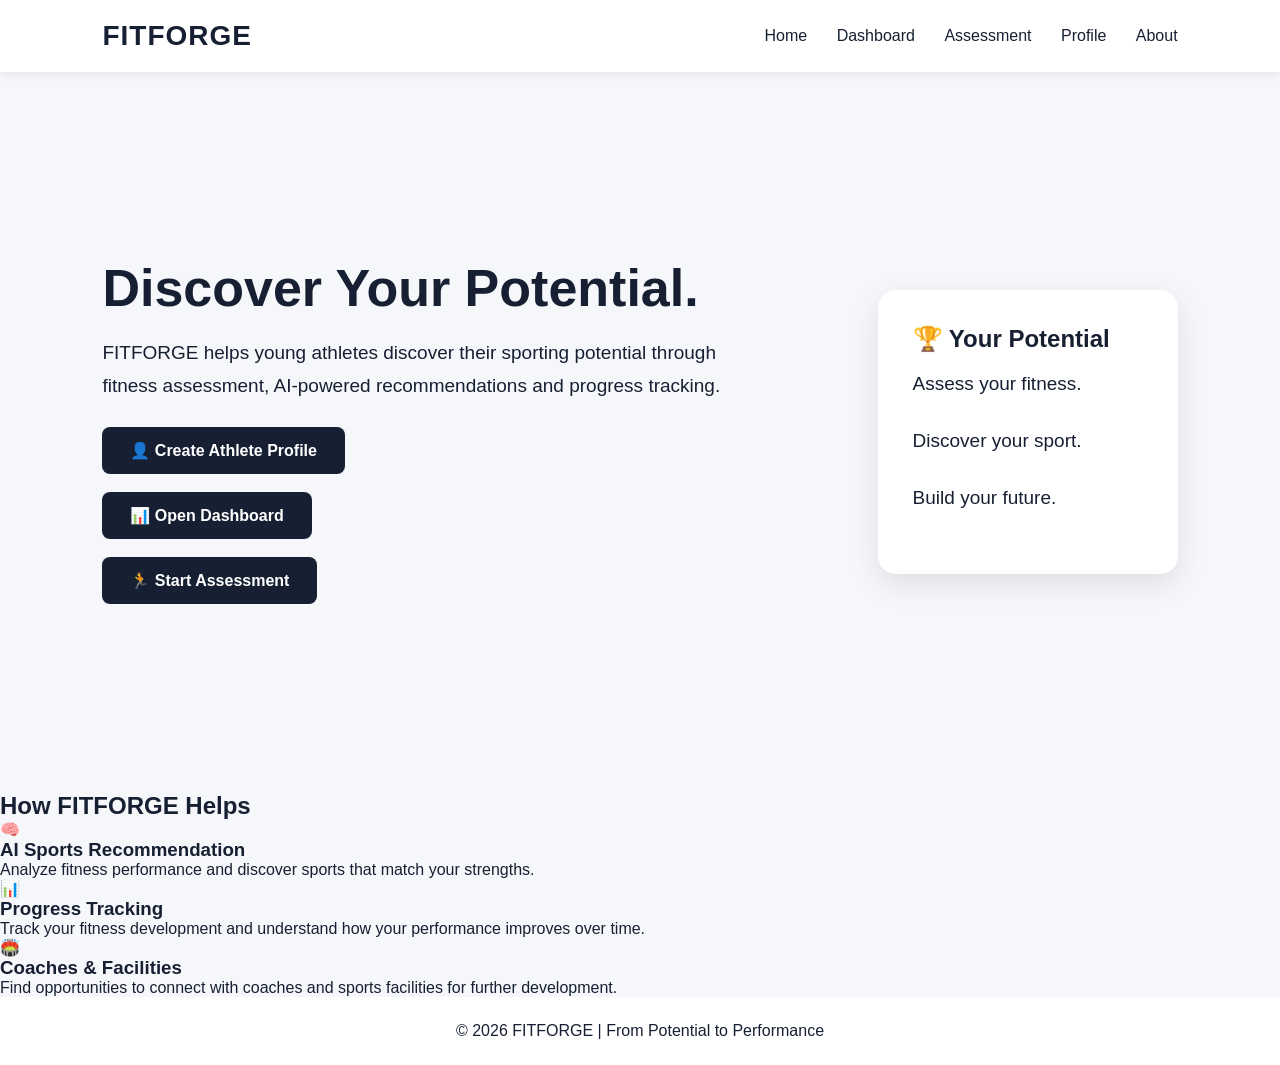
<file: frontend/index.html>
<!DOCTYPE html>
<html lang="en">

<head>
    <meta charset="UTF-8">
    <meta name="viewport" content="width=device-width, initial-scale=1.0">

    <title>FITFORGE - Athlete Discovery</title>

    <link rel="stylesheet" href="style.css">
</head>

<body>

    <header>

        <div class="logo">FITFORGE</div>

        <nav>
            <a href="index.html">Home</a>
            <a href="dashboard.html">Dashboard</a>
            <a href="assessment.html">Assessment</a>
            <a href="profile.html">Profile</a>
            <a href="#">About</a>
        </nav>

    </header>


    <main class="hero">

        <div class="hero-text">

            <h1>Discover Your Potential.</h1>

            <p>
                FITFORGE helps young athletes discover their sporting
                potential through fitness assessment, AI-powered
                recommendations and progress tracking.
            </p>


            <a href="profile.html" class="btn">
                👤 Create Athlete Profile
            </a>

            <br><br>


            <a href="dashboard.html" class="btn">
                📊 Open Dashboard
            </a>

            <br><br>


            <a href="assessment.html" class="btn">
                🏃 Start Assessment
            </a>

        </div>


        <div class="hero-card">

            <h2>🏆 Your Potential</h2>

            <p>Assess your fitness.</p>

            <p>Discover your sport.</p>

            <p>Build your future.</p>

        </div>

    </main>


    <section class="features">

        <h2>How FITFORGE Helps</h2>

        <div class="feature-container">


            <div class="feature-card">

                <div class="feature-icon">🧠</div>

                <h3>AI Sports Recommendation</h3>

                <p>
                    Analyze fitness performance and discover sports
                    that match your strengths.
                </p>

            </div>


            <div class="feature-card">

                <div class="feature-icon">📊</div>

                <h3>Progress Tracking</h3>

                <p>
                    Track your fitness development and understand
                    how your performance improves over time.
                </p>

            </div>


            <div class="feature-card">

                <div class="feature-icon">🏟️</div>

                <h3>Coaches & Facilities</h3>

                <p>
                    Find opportunities to connect with coaches
                    and sports facilities for further development.
                </p>

            </div>


        </div>

    </section>


    <footer>

        <p>
            © 2026 FITFORGE | From Potential to Performance
        </p>

    </footer>


    <script src="script.js"></script>

</body>

</html>
</file>
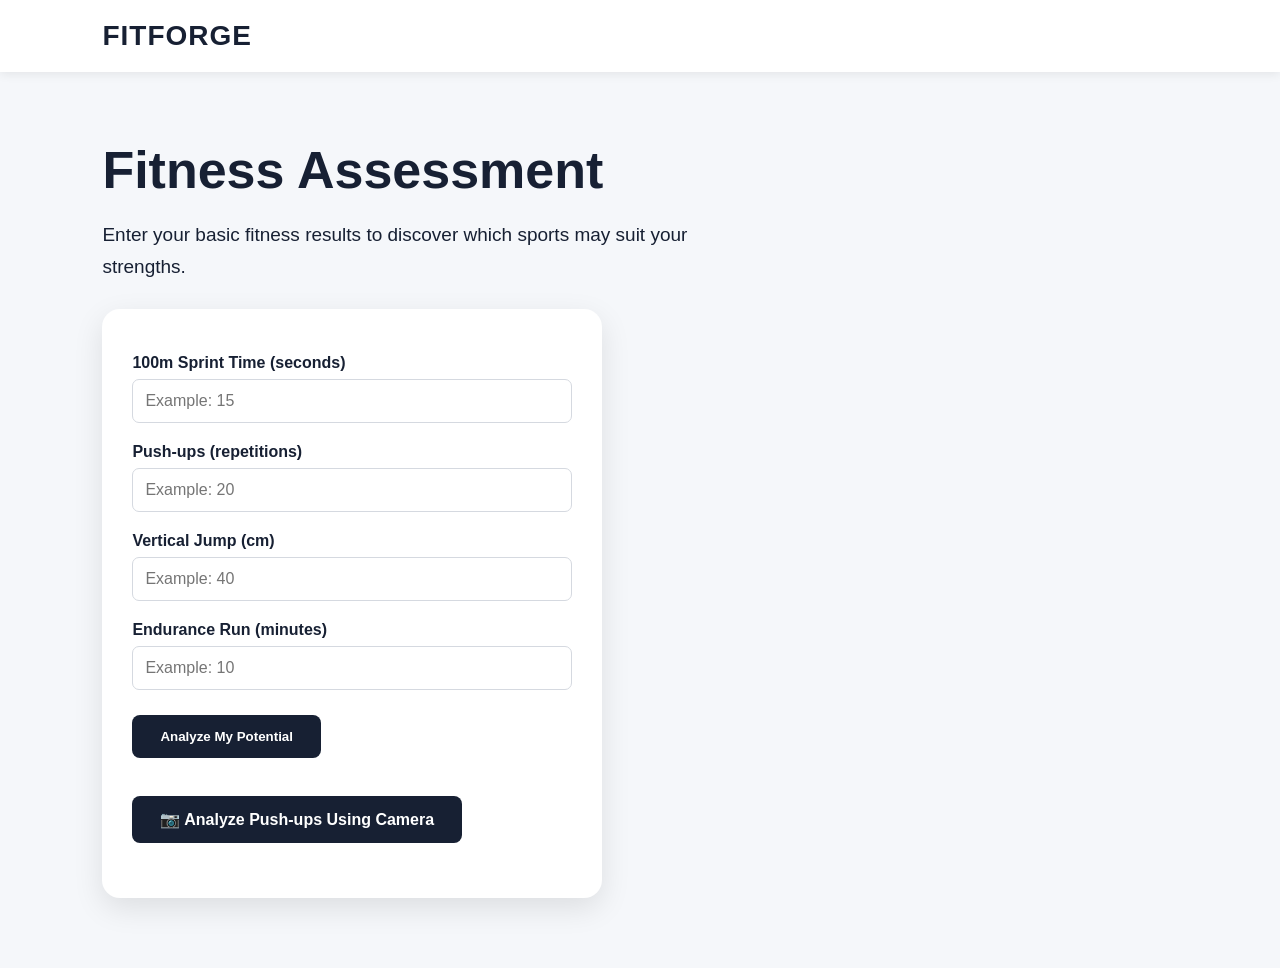
<file: frontend/assessment.html>
<!DOCTYPE html>
<html lang="en">

<head>
    <meta charset="UTF-8">
    <meta name="viewport" content="width=device-width, initial-scale=1.0">

    <title>FITFORGE - Fitness Assessment</title>

    <link rel="stylesheet" href="style.css">
</head>

<body>

    <header>
        <div class="logo">FITFORGE</div>
    </header>

    <main class="hero">

        <div class="hero-text">

            <!-- Athlete name will appear here -->
            <h1 id="welcomeMessage">Fitness Assessment</h1>

            <p>
                Enter your basic fitness results to discover
                which sports may suit your strengths.
            </p>

            <div class="assessment-form">

                <label>100m Sprint Time (seconds)</label>

                <input
                    type="number"
                    id="sprint"
                    placeholder="Example: 15"
                >


                <label>Push-ups (repetitions)</label>

                <input
                    type="number"
                    id="pushups"
                    placeholder="Example: 20"
                >


                <label>Vertical Jump (cm)</label>

                <input
                    type="number"
                    id="jump"
                    placeholder="Example: 40"
                >


                <label>Endurance Run (minutes)</label>

                <input
                    type="number"
                    id="endurance"
                    placeholder="Example: 10"
                >


                <button
                    class="btn"
                    onclick="calculateResult()">

                    Analyze My Potential

                </button>


                <br><br>


                <a href="camera.html" class="btn">

                    📷 Analyze Push-ups Using Camera

                </a>


                <p id="cameraResult"></p>

            </div>

        </div>

    </main>


    <script src="script.js"></script>


    <script>

        // ==============================
        // SHOW ATHLETE NAME
        // ==============================

        const athleteName =
            localStorage.getItem("athleteName");


        if (athleteName) {

            document.getElementById("welcomeMessage").textContent =
                "Welcome, " + athleteName + "! 👋";

        }


        // ==============================
        // GET CAMERA PUSH-UP COUNT
        // ==============================

        const cameraPushups =
            localStorage.getItem("cameraPushups");


        if (cameraPushups !== null) {

            document.getElementById("pushups").value =
                cameraPushups;


            document.getElementById("cameraResult").textContent =
                "📷 Camera detected " +
                cameraPushups +
                " push-ups.";

        }

    </script>

</body>

</html>
</file>
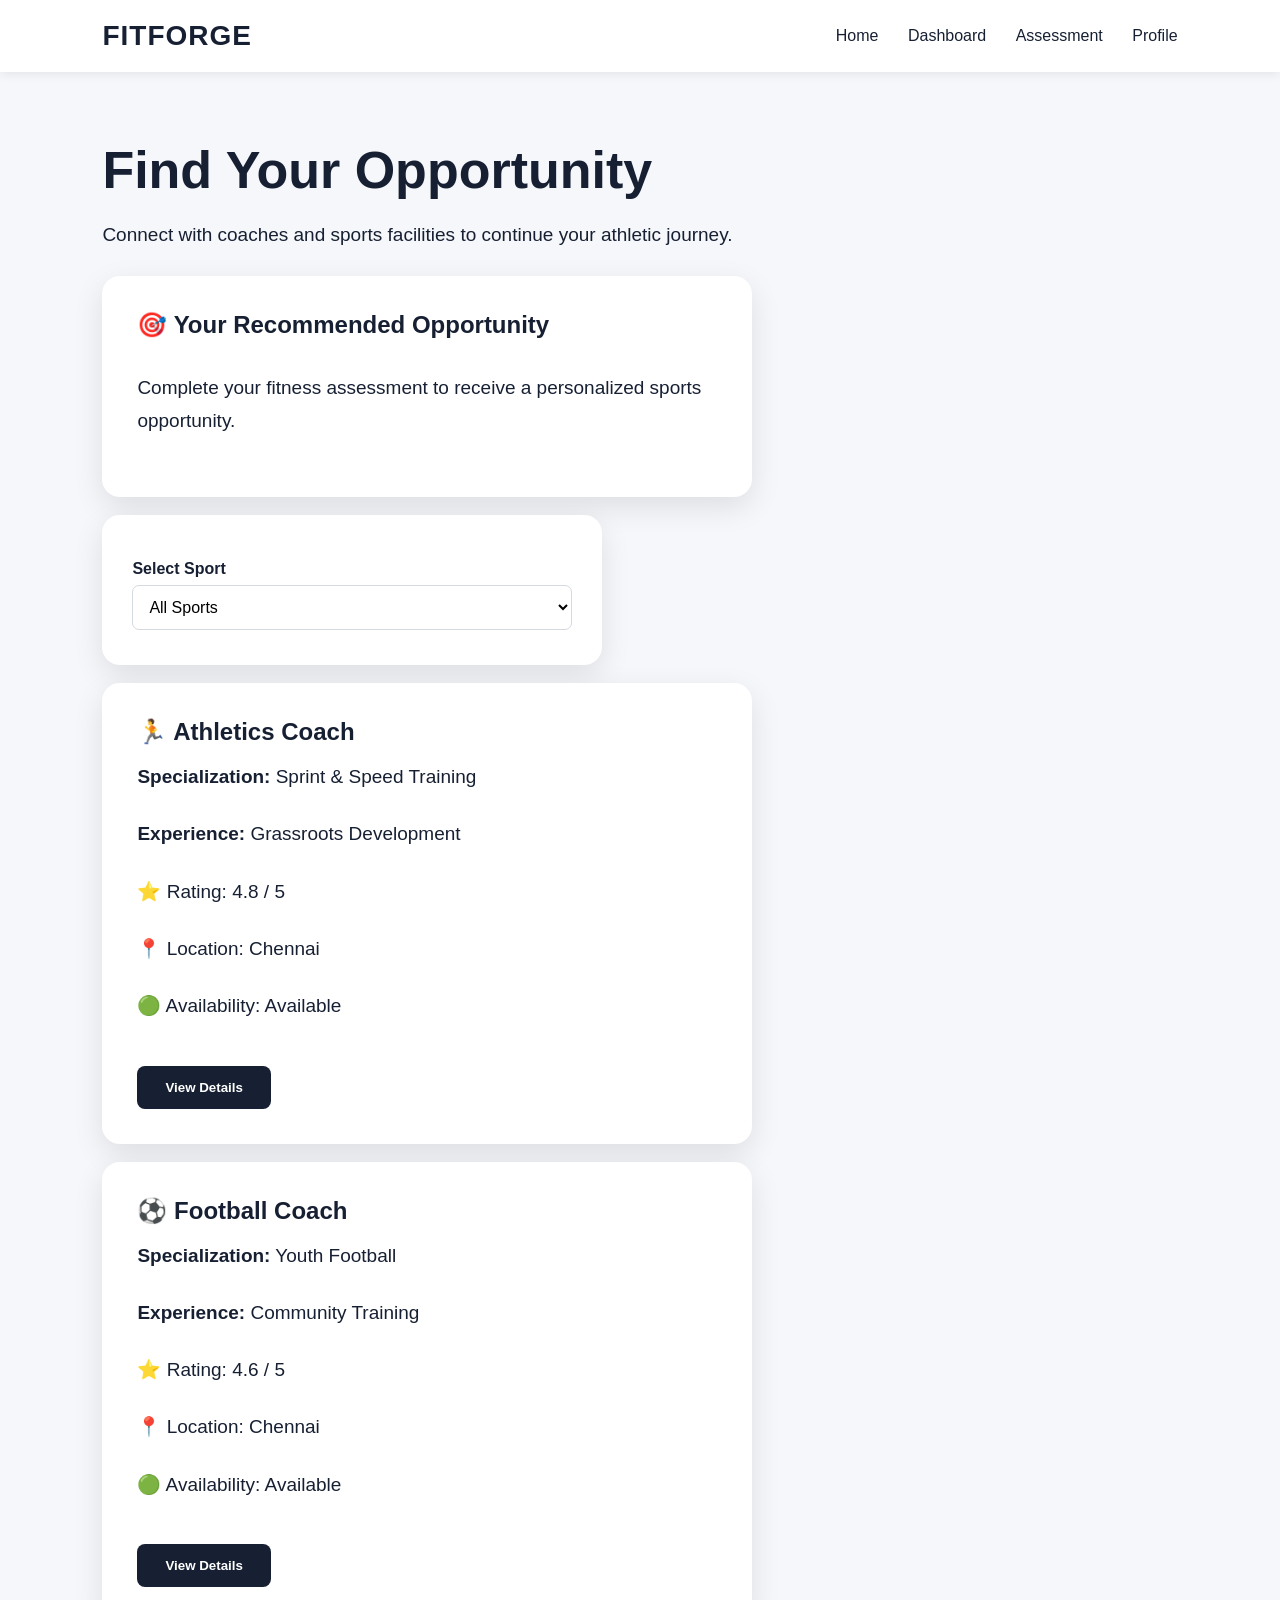
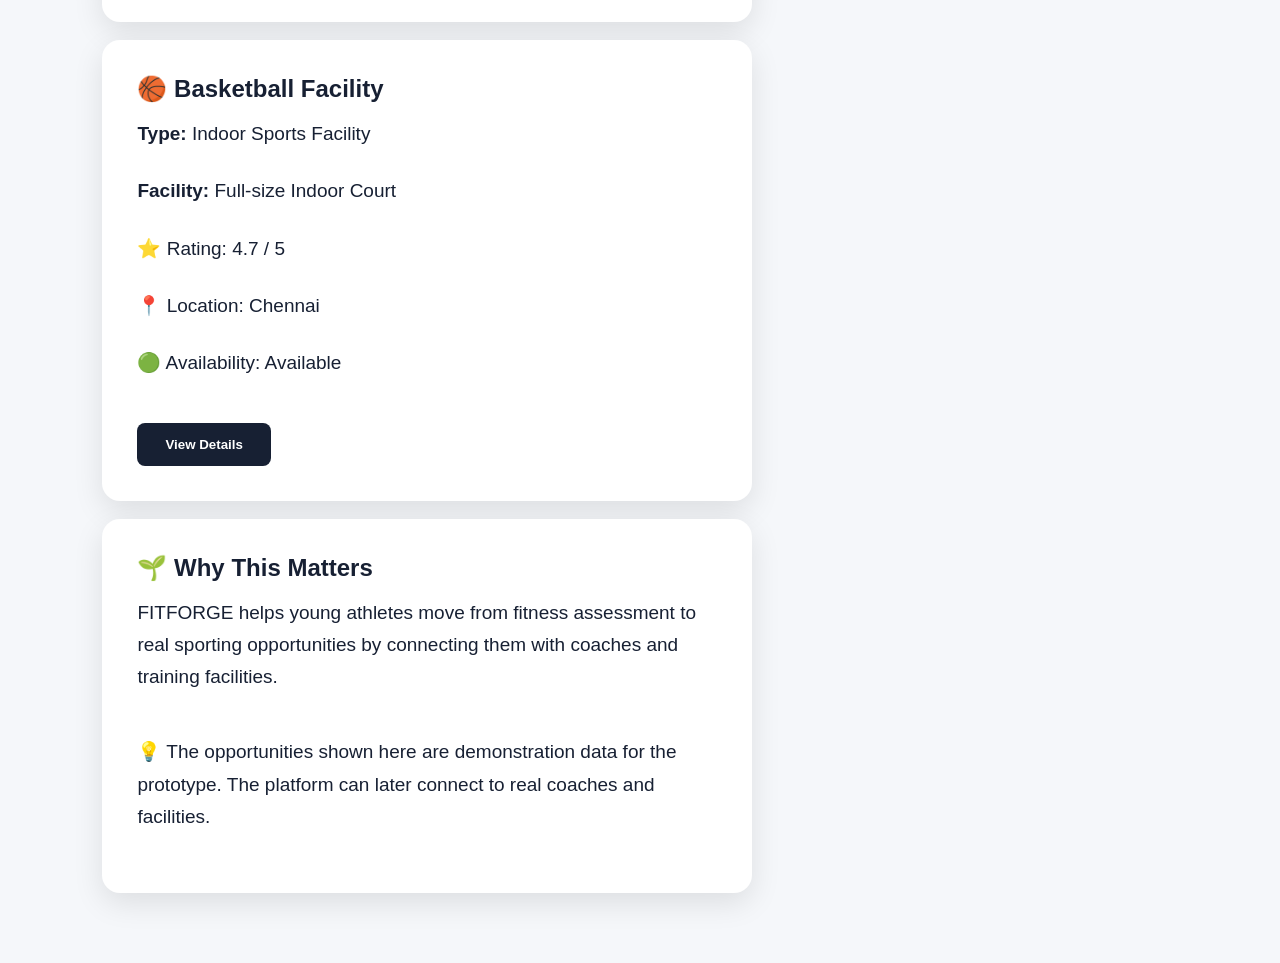
<file: frontend/coach.html>
<!DOCTYPE html>
<html lang="en">

<head>
    <meta charset="UTF-8">
    <meta name="viewport" content="width=device-width, initial-scale=1.0">

    <title>FITFORGE - Coaches & Facilities</title>

    <link rel="stylesheet" href="style.css">
</head>

<body>

    <header>

        <div class="logo">FITFORGE</div>

        <nav>
            <a href="index.html">Home</a>
            <a href="dashboard.html">Dashboard</a>
            <a href="assessment.html">Assessment</a>
            <a href="profile.html">Profile</a>
        </nav>

    </header>


    <main class="hero">

        <div class="hero-text">

            <h1 id="opportunityTitle">
                Find Your Opportunity
            </h1>

            <p>
                Connect with coaches and sports facilities
                to continue your athletic journey.
            </p>


            <!-- ==============================
                 RECOMMENDED OPPORTUNITY
            =============================== -->

            <div class="hero-card">

                <h2>🎯 Your Recommended Opportunity</h2>

                <br>

                <p id="recommendedMessage">
                    Complete your fitness assessment to receive
                    a personalized sports opportunity.
                </p>

            </div>


            <br>


            <!-- ==============================
                 SEARCH / FILTER
            =============================== -->

            <div class="assessment-form">

                <label>Select Sport</label>

                <select
                    id="sportFilter"
                    onchange="filterOpportunities()">

                    <option value="all">
                        All Sports
                    </option>

                    <option value="athletics">
                        🏃 Athletics
                    </option>

                    <option value="football">
                        ⚽ Football
                    </option>

                    <option value="basketball">
                        🏀 Basketball
                    </option>

                </select>

            </div>


            <br>


            <!-- ==============================
                 OPPORTUNITY CARDS
            =============================== -->

            <div id="opportunityContainer">


                <!-- ATHLETICS -->

                <div
                    class="hero-card opportunity-card"
                    data-sport="athletics">

                    <h2>🏃 Athletics Coach</h2>

                    <p>
                        <strong>Specialization:</strong>
                        Sprint & Speed Training
                    </p>

                    <p>
                        <strong>Experience:</strong>
                        Grassroots Development
                    </p>

                    <p>
                        ⭐ Rating: 4.8 / 5
                    </p>

                    <p>
                        📍 Location: Chennai
                    </p>

                    <p>
                        🟢 Availability: Available
                    </p>

                    <br>

                    <button
                        class="btn"
                        onclick="showDetails('Athletics Coach')">

                        View Details

                    </button>

                </div>


                <br>


                <!-- FOOTBALL -->

                <div
                    class="hero-card opportunity-card"
                    data-sport="football">

                    <h2>⚽ Football Coach</h2>

                    <p>
                        <strong>Specialization:</strong>
                        Youth Football
                    </p>

                    <p>
                        <strong>Experience:</strong>
                        Community Training
                    </p>

                    <p>
                        ⭐ Rating: 4.6 / 5
                    </p>

                    <p>
                        📍 Location: Chennai
                    </p>

                    <p>
                        🟢 Availability: Available
                    </p>

                    <br>

                    <button
                        class="btn"
                        onclick="showDetails('Football Coach')">

                        View Details

                    </button>

                </div>


                <br>


                <!-- BASKETBALL -->

                <div
                    class="hero-card opportunity-card"
                    data-sport="basketball">

                    <h2>🏀 Basketball Facility</h2>

                    <p>
                        <strong>Type:</strong>
                        Indoor Sports Facility
                    </p>

                    <p>
                        <strong>Facility:</strong>
                        Full-size Indoor Court
                    </p>

                    <p>
                        ⭐ Rating: 4.7 / 5
                    </p>

                    <p>
                        📍 Location: Chennai
                    </p>

                    <p>
                        🟢 Availability: Available
                    </p>

                    <br>

                    <button
                        class="btn"
                        onclick="showDetails('Basketball Facility')">

                        View Details

                    </button>

                </div>


            </div>


            <br>


            <!-- ==============================
                 INFORMATION
            =============================== -->

            <div class="hero-card">

                <h2>🌱 Why This Matters</h2>

                <p>
                    FITFORGE helps young athletes move from
                    fitness assessment to real sporting
                    opportunities by connecting them with
                    coaches and training facilities.
                </p>

                <br>

                <p>
                    💡 The opportunities shown here are
                    demonstration data for the prototype.
                    The platform can later connect to real
                    coaches and facilities.
                </p>

            </div>


        </div>

    </main>


    <script>


        // ==============================
        // ATHLETE NAME
        // ==============================

        const athleteName =
            localStorage.getItem("athleteName");


        if (athleteName) {

            document.getElementById(
                "opportunityTitle"
            ).textContent =
                athleteName + "'s Opportunities";

        }


        // ==============================
        // GET RECOMMENDED SPORT
        // ==============================

        const savedSports =
            JSON.parse(
                localStorage.getItem("recommendedSports")
            );


        if (
            savedSports &&
            savedSports.length > 0
        ) {

            // First sport = highest recommendation
            const topSport =
                savedSports[0];


            let recommendedSport =
                "";


            if (
                topSport.startsWith("Athletics")
            ) {

                recommendedSport =
                    "athletics";

            }

            else if (
                topSport.startsWith("Football")
            ) {

                recommendedSport =
                    "football";

            }

            else if (
                topSport.startsWith("Basketball")
            ) {

                recommendedSport =
                    "basketball";

            }


            // Display recommendation

            const displayName =
                topSport.split(" - ")[0];


            document.getElementById(
                "recommendedMessage"
            ).textContent =
                "Based on your fitness assessment, " +
                displayName +
                " is your top recommended sport. " +
                "Explore suitable coaches and facilities below.";


            // Automatically select recommended sport

            if (recommendedSport) {

                document.getElementById(
                    "sportFilter"
                ).value =
                    recommendedSport;


                filterOpportunities();

            }

        }


        // ==============================
        // FILTER OPPORTUNITIES
        // ==============================

        function filterOpportunities() {

            const selectedSport =
                document.getElementById(
                    "sportFilter"
                ).value;


            const cards =
                document.querySelectorAll(
                    ".opportunity-card"
                );


            cards.forEach((card) => {

                const sport =
                    card.getAttribute(
                        "data-sport"
                    );


                if (
                    selectedSport === "all" ||
                    sport === selectedSport
                ) {

                    card.style.display =
                        "block";

                }

                else {

                    card.style.display =
                        "none";

                }

            });

        }


        // ==============================
        // VIEW DETAILS
        // ==============================

        function showDetails(name) {

            alert(
                "🏟️ " +
                name +
                "\n\n" +
                "This opportunity is currently available for demonstration.\n\n" +
                "FITFORGE can later connect athletes with real coaches and facilities."
            );

        }

    </script>


</body>

</html>
</file>
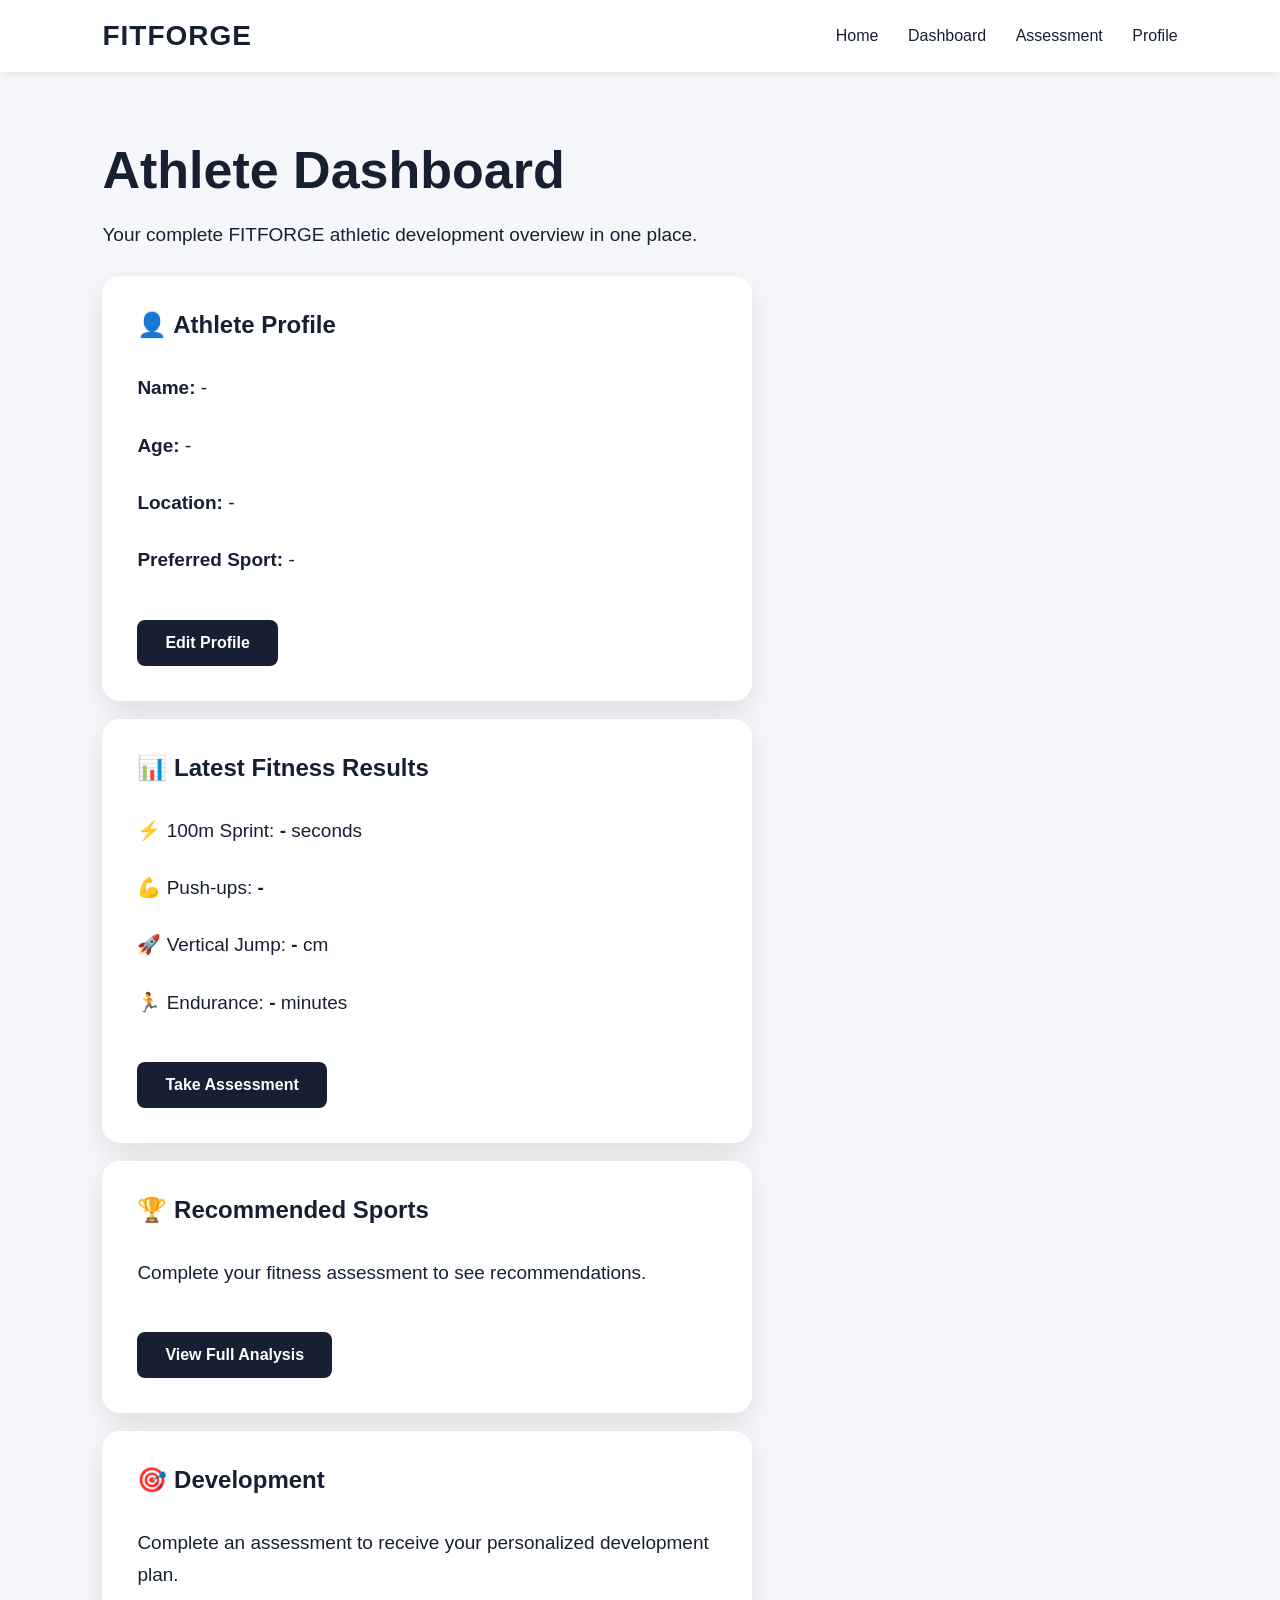
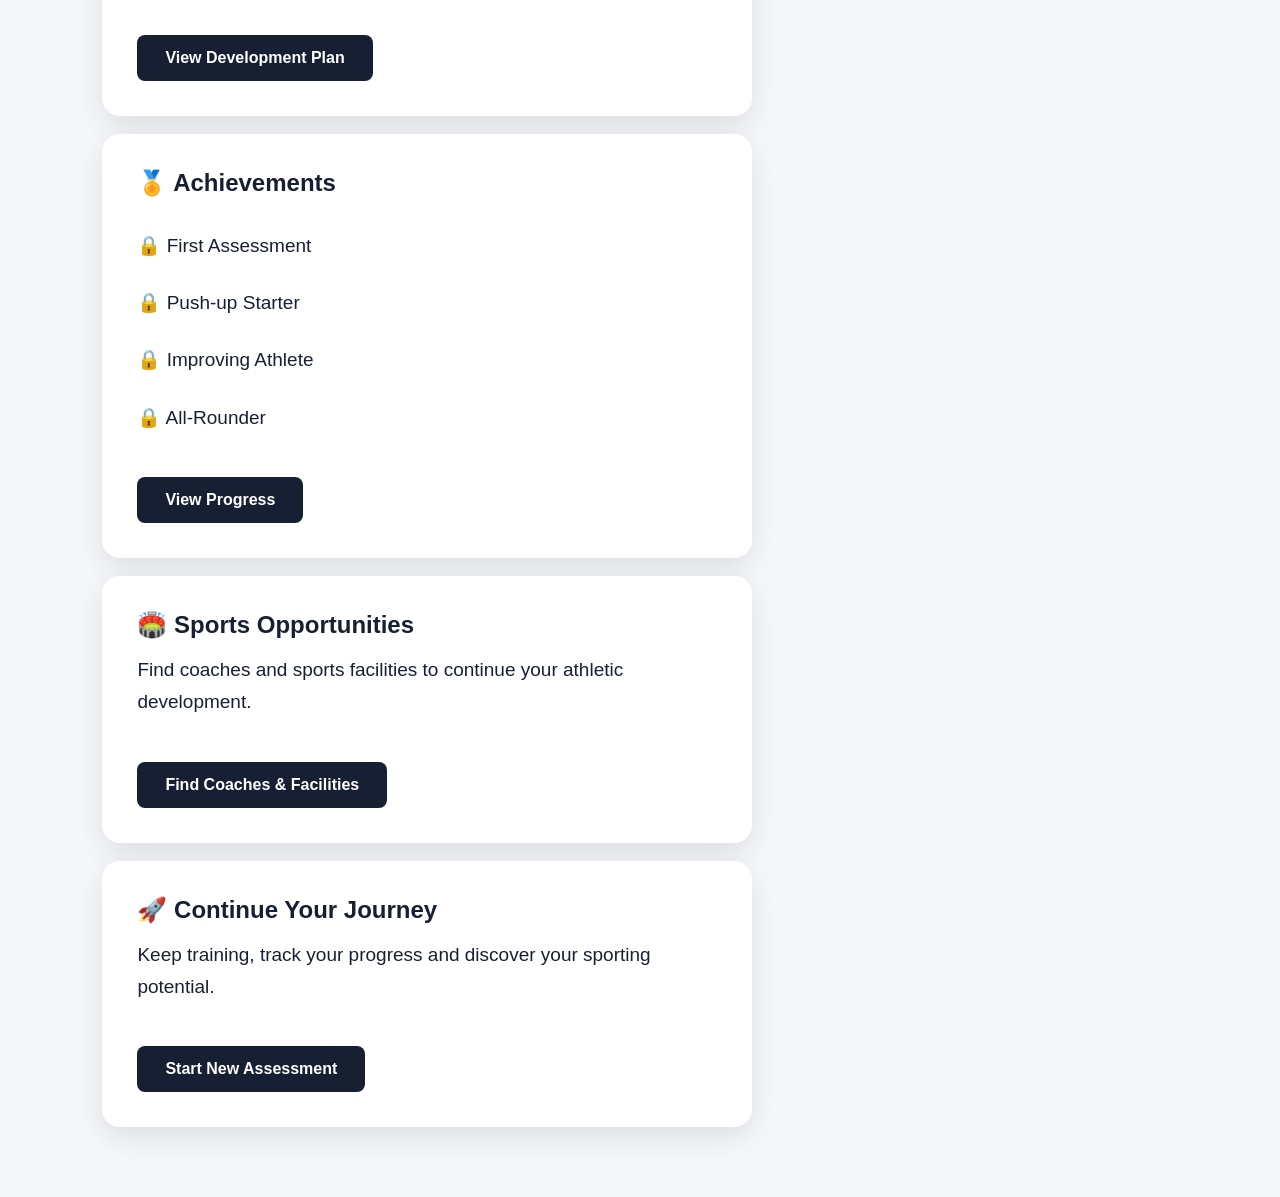
<file: frontend/dashboard.html>
<!DOCTYPE html>
<html lang="en">

<head>
    <meta charset="UTF-8">
    <meta name="viewport" content="width=device-width, initial-scale=1.0">

    <title>FITFORGE - Dashboard</title>

    <link rel="stylesheet" href="style.css">
</head>

<body>

    <header>

        <div class="logo">FITFORGE</div>

        <nav>
            <a href="index.html">Home</a>
            <a href="dashboard.html">Dashboard</a>
            <a href="assessment.html">Assessment</a>
            <a href="profile.html">Profile</a>
        </nav>

    </header>


    <main class="hero">

        <div class="hero-text">

            <h1 id="dashboardTitle">
                Athlete Dashboard
            </h1>

            <p>
                Your complete FITFORGE athletic development
                overview in one place.
            </p>


            <!-- =========================
                 ATHLETE PROFILE
            ========================== -->

            <div class="hero-card">

                <h2>👤 Athlete Profile</h2>

                <br>

                <p>
                    <strong>Name:</strong>
                    <span id="athleteName">-</span>
                </p>

                <p>
                    <strong>Age:</strong>
                    <span id="athleteAge">-</span>
                </p>

                <p>
                    <strong>Location:</strong>
                    <span id="athleteLocation">-</span>
                </p>

                <p>
                    <strong>Preferred Sport:</strong>
                    <span id="athleteSport">-</span>
                </p>

                <br>

                <a href="profile.html" class="btn">
                    Edit Profile
                </a>

            </div>


            <br>


            <!-- =========================
                 FITNESS RESULTS
            ========================== -->

            <div class="hero-card">

                <h2>📊 Latest Fitness Results</h2>

                <br>

                <p>
                    ⚡ 100m Sprint:
                    <strong id="sprint">-</strong> seconds
                </p>

                <p>
                    💪 Push-ups:
                    <strong id="pushups">-</strong>
                </p>

                <p>
                    🚀 Vertical Jump:
                    <strong id="jump">-</strong> cm
                </p>

                <p>
                    🏃 Endurance:
                    <strong id="endurance">-</strong> minutes
                </p>

                <br>

                <a href="assessment.html" class="btn">
                    Take Assessment
                </a>

            </div>


            <br>


            <!-- =========================
                 RECOMMENDED SPORTS
            ========================== -->

            <div class="hero-card">

                <h2>🏆 Recommended Sports</h2>

                <br>

                <div id="recommendedSports">

                    <p>
                        Complete your fitness assessment
                        to see recommendations.
                    </p>

                </div>

                <br>

                <a href="result.html" class="btn">
                    View Full Analysis
                </a>

            </div>


            <br>


            <!-- =========================
                 DEVELOPMENT
            ========================== -->

            <div class="hero-card">

                <h2>🎯 Development</h2>

                <br>

                <p id="developmentMessage">
                    Complete an assessment to receive
                    your personalized development plan.
                </p>

                <br>

                <a href="plan.html" class="btn">
                    View Development Plan
                </a>

            </div>


            <br>


            <!-- =========================
                 ACHIEVEMENTS
            ========================== -->

            <div class="hero-card">

                <h2>🏅 Achievements</h2>

                <br>

                <p id="achievement1">
                    🔒 First Assessment
                </p>

                <p id="achievement2">
                    🔒 Push-up Starter
                </p>

                <p id="achievement3">
                    🔒 Improving Athlete
                </p>

                <p id="achievement4">
                    🔒 All-Rounder
                </p>

                <br>

                <a href="progress.html" class="btn">
                    View Progress
                </a>

            </div>


            <br>


            <!-- =========================
                 OPPORTUNITIES
            ========================== -->

            <div class="hero-card">

                <h2>🏟️ Sports Opportunities</h2>

                <p>
                    Find coaches and sports facilities
                    to continue your athletic development.
                </p>

                <br>

                <a href="coach.html" class="btn">
                    Find Coaches & Facilities
                </a>

            </div>


            <br>


            <!-- =========================
                 CONTINUE JOURNEY
            ========================== -->

            <div class="hero-card">

                <h2>🚀 Continue Your Journey</h2>

                <p>
                    Keep training, track your progress
                    and discover your sporting potential.
                </p>

                <br>

                <a href="assessment.html" class="btn">
                    Start New Assessment
                </a>

            </div>

        </div>

    </main>


    <script>


        // ==============================
        // ATHLETE PROFILE
        // ==============================

        const athleteName =
            localStorage.getItem("athleteName");

        const athleteAge =
            localStorage.getItem("athleteAge");

        const athleteLocation =
            localStorage.getItem("athleteLocation");

        const athleteSport =
            localStorage.getItem("athleteSport");


        if (athleteName) {

            document.getElementById("athleteName").textContent =
                athleteName;

            document.getElementById("dashboardTitle").textContent =
                athleteName + "'s Dashboard";

        }


        if (athleteAge) {

            document.getElementById("athleteAge").textContent =
                athleteAge;

        }


        if (athleteLocation) {

            document.getElementById("athleteLocation").textContent =
                athleteLocation;

        }


        if (athleteSport) {

            document.getElementById("athleteSport").textContent =
                athleteSport;

        }


        // ==============================
        // FITNESS RESULTS
        // ==============================

        const sprint =
            localStorage.getItem("fitnessSprint");

        const pushups =
            localStorage.getItem("fitnessPushups");

        const jump =
            localStorage.getItem("fitnessJump");

        const endurance =
            localStorage.getItem("fitnessEndurance");


        if (sprint) {

            document.getElementById("sprint").textContent =
                sprint;

        }


        if (pushups) {

            document.getElementById("pushups").textContent =
                pushups;

        }


        if (jump) {

            document.getElementById("jump").textContent =
                jump;

        }


        if (endurance) {

            document.getElementById("endurance").textContent =
                endurance;

        }


        // ==============================
        // RECOMMENDED SPORTS
        // ==============================

        const savedSports =
            JSON.parse(
                localStorage.getItem("recommendedSports")
            );


        if (savedSports && savedSports.length > 0) {

            document.getElementById(
                "recommendedSports"
            ).innerHTML = savedSports
                .map(sport => {

                    let icon = "🏅";


                    if (sport.startsWith("Athletics")) {

                        icon = "🏃";

                    }

                    else if (sport.startsWith("Football")) {

                        icon = "⚽";

                    }

                    else if (sport.startsWith("Basketball")) {

                        icon = "🏀";

                    }


                    return `
                        <div class="sport-result">
                            <span>${icon} ${sport}</span>
                        </div>
                    `;

                })
                .join("");

        }


        // ==============================
        // DEVELOPMENT MESSAGE
        // ==============================

        if (
            sprint &&
            pushups &&
            jump &&
            endurance
        ) {

            document.getElementById(
                "developmentMessage"
            ).textContent =
                "Your fitness assessment is complete. Check your development plan to work on your key fitness areas.";

        }


        // ==============================
        // ACHIEVEMENTS
        // ==============================

        let improvedAreas = 0;


        // First Assessment

        if (
            sprint &&
            pushups &&
            jump &&
            endurance
        ) {

            document.getElementById(
                "achievement1"
            ).textContent =
                "🥇 First Assessment — Unlocked!";

        }


        // Push-up Starter

        if (Number(pushups) >= 10) {

            document.getElementById(
                "achievement2"
            ).textContent =
                "💪 Push-up Starter — Unlocked!";

        }


        // Get first assessment

        const firstData =
            JSON.parse(
                localStorage.getItem("firstAssessment")
            );


        // Calculate improvement

        if (firstData) {

            if (
                firstData.sprint -
                Number(sprint) > 0
            ) {

                improvedAreas++;

            }


            if (
                Number(pushups) -
                firstData.pushups > 0
            ) {

                improvedAreas++;

            }


            if (
                Number(jump) -
                firstData.jump > 0
            ) {

                improvedAreas++;

            }


            if (
                Number(endurance) -
                firstData.endurance > 0
            ) {

                improvedAreas++;

            }

        }


        // Improving Athlete

        if (improvedAreas >= 1) {

            document.getElementById(
                "achievement3"
            ).textContent =
                "📈 Improving Athlete — Unlocked!";

        }


        // All-Rounder

        if (
            Number(pushups) >= 20 &&
            Number(jump) >= 40 &&
            Number(endurance) >= 10 &&
            Number(sprint) <= 15
        ) {

            document.getElementById(
                "achievement4"
            ).textContent =
                "🏆 All-Rounder — Unlocked!";

        }

    </script>

</body>

</html>
</file>
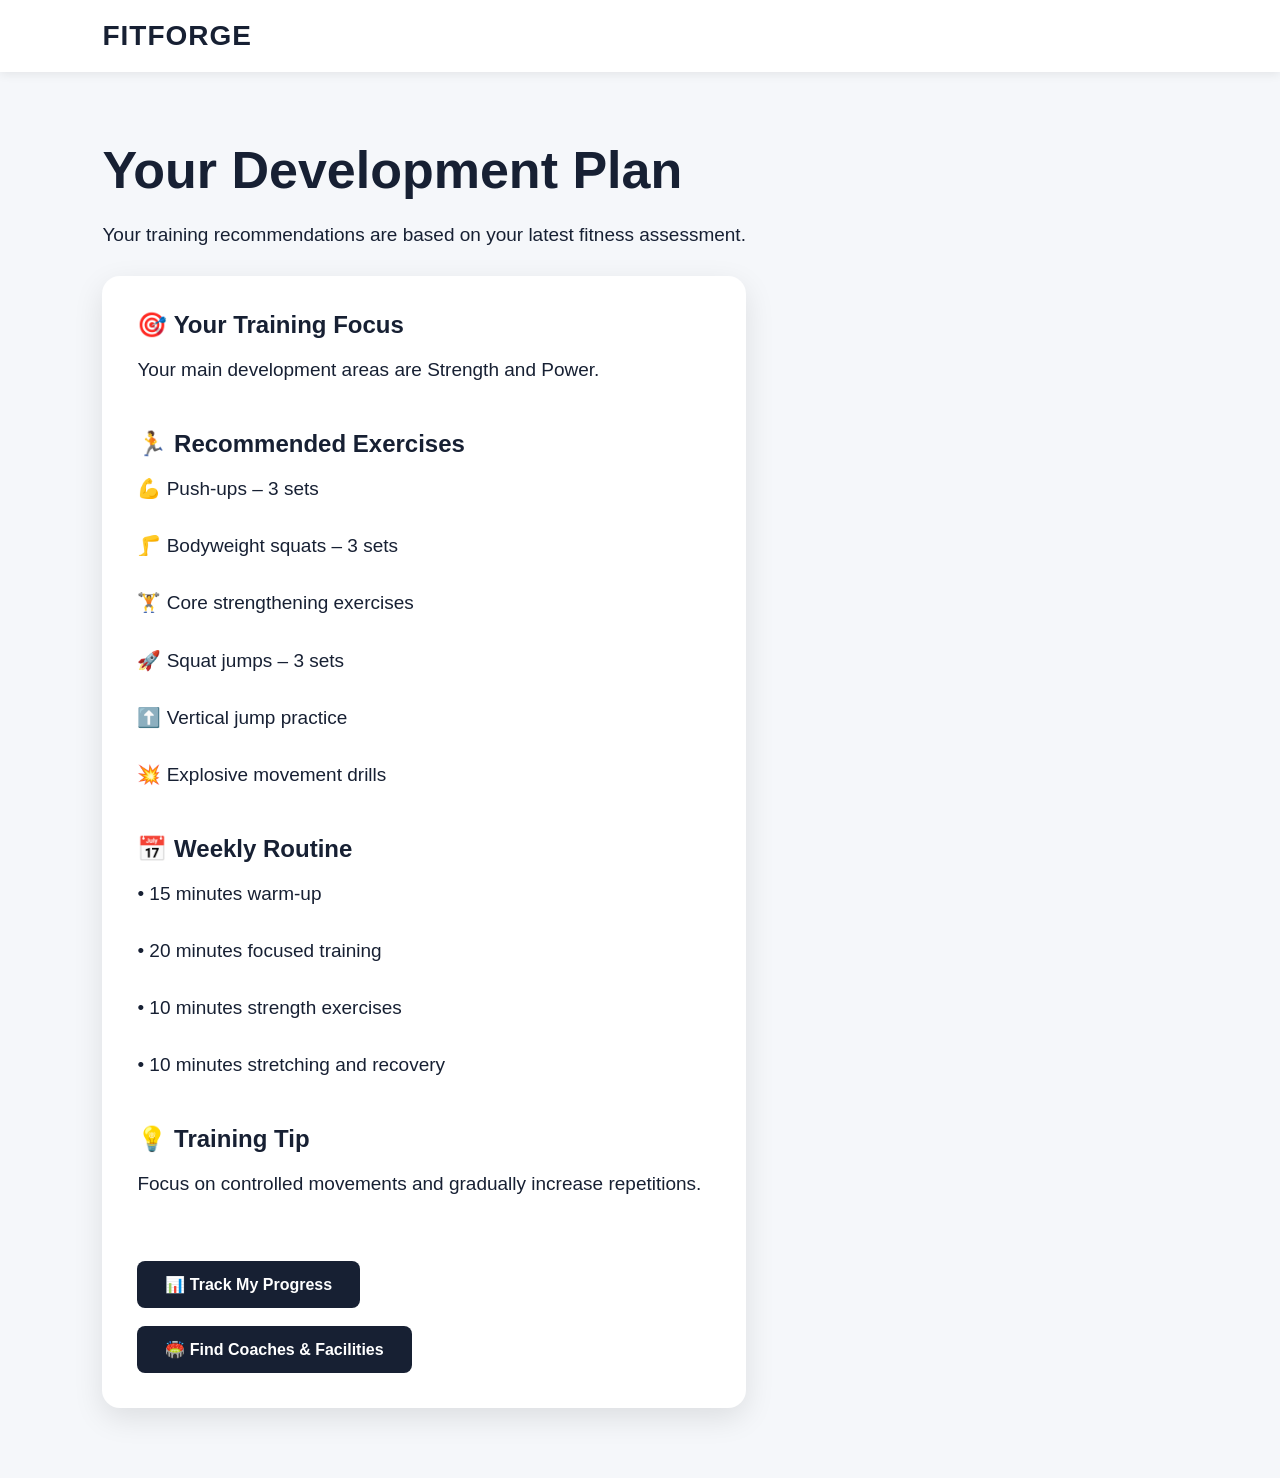
<file: frontend/plan.html>
<!DOCTYPE html>
<html lang="en">

<head>
    <meta charset="UTF-8">
    <meta name="viewport" content="width=device-width, initial-scale=1.0">

    <title>FITFORGE - Development Plan</title>

    <link rel="stylesheet" href="style.css">
</head>

<body>

    <header>
        <div class="logo">FITFORGE</div>
    </header>


    <main class="hero">

        <div class="hero-text">

            <h1 id="planTitle">Your Development Plan</h1>

            <p>
                Your training recommendations are based on
                your latest fitness assessment.
            </p>


            <div class="hero-card">

                <h2>🎯 Your Training Focus</h2>

                <p id="focusMessage">
                    Loading your personalized plan...
                </p>

                <br>


                <h2>🏃 Recommended Exercises</h2>

                <div id="exercisePlan">
                    Loading exercises...
                </div>


                <br>


                <h2>📅 Weekly Routine</h2>

                <p>• 15 minutes warm-up</p>

                <p>• 20 minutes focused training</p>

                <p>• 10 minutes strength exercises</p>

                <p>• 10 minutes stretching and recovery</p>


                <br>


                <h2>💡 Training Tip</h2>

                <p id="trainingTip">
                    Stay consistent and gradually improve
                    your performance.
                </p>


                <br><br>


                <a href="progress.html" class="btn">
                    📊 Track My Progress
                </a>

                <br><br>

                <a href="coach.html" class="btn">
                    🏟️ Find Coaches & Facilities
                </a>

            </div>

        </div>

    </main>


    <script>

        // ==============================
        // ATHLETE NAME
        // ==============================

        const athleteName =
            localStorage.getItem("athleteName");


        if (athleteName) {

            document.getElementById("planTitle").textContent =
                athleteName + "'s Development Plan";

        }


        // ==============================
        // GET FITNESS RESULTS
        // ==============================

        const sprint =
            Number(localStorage.getItem("fitnessSprint"));

        const pushups =
            Number(localStorage.getItem("fitnessPushups"));

        const jump =
            Number(localStorage.getItem("fitnessJump"));

        const endurance =
            Number(localStorage.getItem("fitnessEndurance"));



        // ==============================
        // CALCULATE FITNESS SCORES
        // ==============================

        const speedScore =
            Math.min(
                100,
                Math.max(
                    0,
                    (18 - sprint) * 10
                )
            );


        const strengthScore =
            Math.min(
                100,
                pushups * 3
            );


        const powerScore =
            Math.min(
                100,
                jump * 2
            );


        const enduranceScore =
            Math.min(
                100,
                endurance * 6
            );



        // ==============================
        // FIND WEAK AREAS
        // ==============================

        const areas = [

            {
                name: "Speed",
                score: speedScore
            },

            {
                name: "Strength",
                score: strengthScore
            },

            {
                name: "Power",
                score: powerScore
            },

            {
                name: "Endurance",
                score: enduranceScore
            }

        ];


        areas.sort(
            (a, b) => a.score - b.score
        );


        const weakest =
            areas.slice(0, 2);



        // ==============================
        // DISPLAY FOCUS
        // ==============================

        document.getElementById("focusMessage").textContent =

            "Your main development areas are " +
            weakest[0].name +
            " and " +
            weakest[1].name +
            ".";



        // ==============================
        // EXERCISE RECOMMENDATIONS
        // ==============================

        let exercises = [];


        weakest.forEach((area) => {

            if (area.name === "Speed") {

                exercises.push(
                    "⚡ Sprint intervals – 4 × 50m",
                    "🏃 Short acceleration drills",
                    "🔄 Agility ladder practice"
                );

            }


            if (area.name === "Strength") {

                exercises.push(
                    "💪 Push-ups – 3 sets",
                    "🦵 Bodyweight squats – 3 sets",
                    "🏋️ Core strengthening exercises"
                );

            }


            if (area.name === "Power") {

                exercises.push(
                    "🚀 Squat jumps – 3 sets",
                    "⬆️ Vertical jump practice",
                    "💥 Explosive movement drills"
                );

            }


            if (area.name === "Endurance") {

                exercises.push(
                    "🏃 Continuous running – 15 minutes",
                    "🔄 Interval running",
                    "❤️ Aerobic conditioning"
                );

            }

        });



        document.getElementById("exercisePlan").innerHTML =

            exercises.map(
                exercise => `<p>${exercise}</p>`
            ).join("");



        // ==============================
        // TRAINING TIP
        // ==============================

        if (weakest[0].name === "Endurance") {

            document.getElementById("trainingTip").textContent =
                "Build endurance gradually. Increase training duration step by step.";

        }

        else if (weakest[0].name === "Strength") {

            document.getElementById("trainingTip").textContent =
                "Focus on controlled movements and gradually increase repetitions.";

        }

        else if (weakest[0].name === "Speed") {

            document.getElementById("trainingTip").textContent =
                "Focus on short, explosive movements and proper recovery.";

        }

        else {

            document.getElementById("trainingTip").textContent =
                "Focus on explosive movements and proper technique.";

        }

    </script>

</body>

</html>
</file>
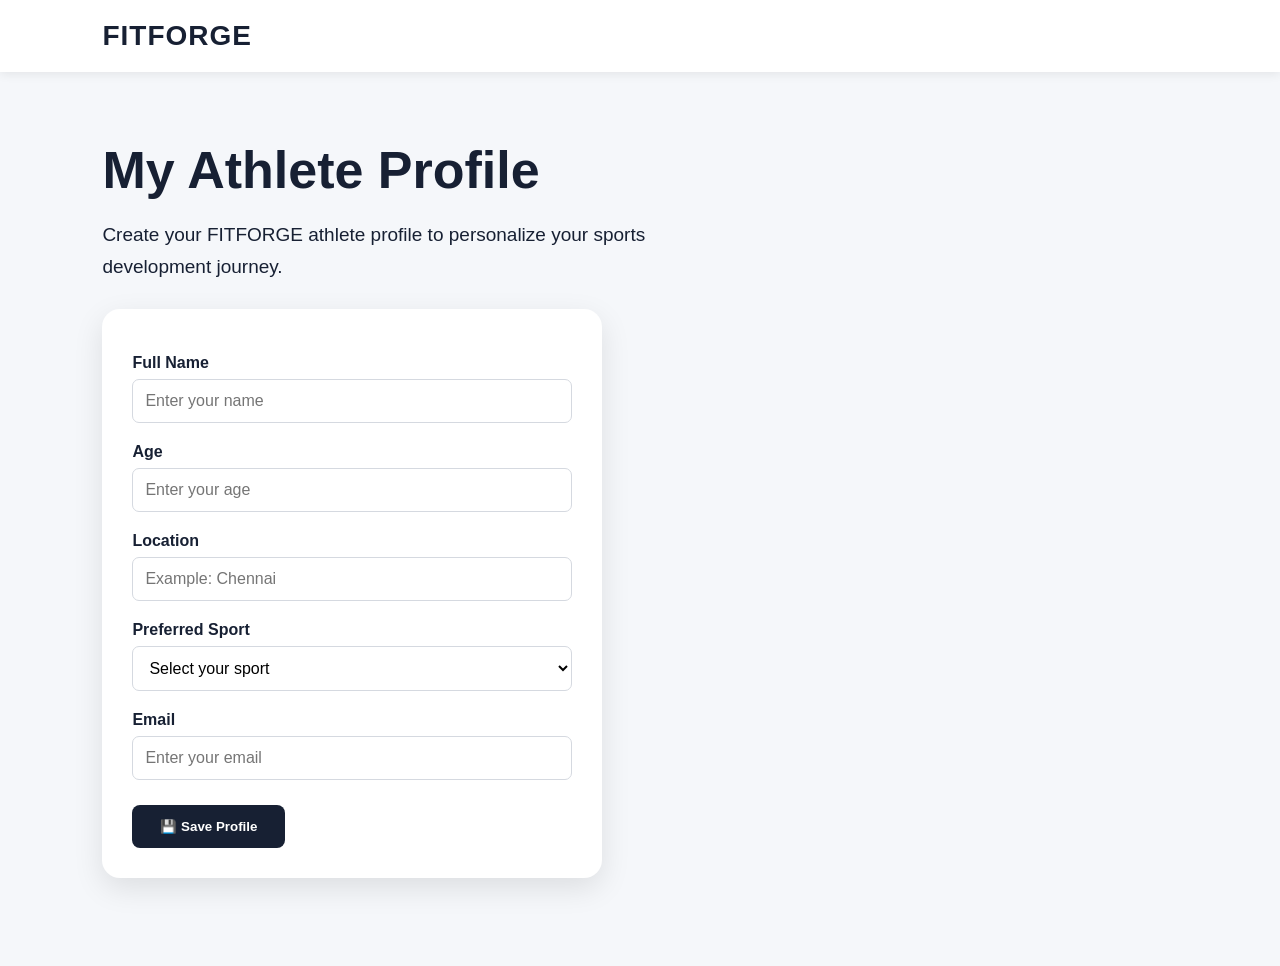
<file: frontend/profile.html>
<!DOCTYPE html>
<html lang="en">

<head>
    <meta charset="UTF-8">
    <meta name="viewport" content="width=device-width, initial-scale=1.0">

    <title>FITFORGE - Athlete Profile</title>

    <link rel="stylesheet" href="style.css">
</head>

<body>

    <header>
        <div class="logo">FITFORGE</div>
    </header>

    <main class="hero">

        <div class="hero-text">

            <h1>My Athlete Profile</h1>

            <p>
                Create your FITFORGE athlete profile
                to personalize your sports development journey.
            </p>

            <div class="assessment-form">

                <label>Full Name</label>
                <input
                    type="text"
                    id="name"
                    placeholder="Enter your name"
                >

                <label>Age</label>
                <input
                    type="number"
                    id="age"
                    placeholder="Enter your age"
                >

                <label>Location</label>
                <input
                    type="text"
                    id="location"
                    placeholder="Example: Chennai"
                >

                <label>Preferred Sport</label>

                <select id="sport">
                    <option value="">Select your sport</option>
                    <option value="Athletics">Athletics</option>
                    <option value="Football">Football</option>
                    <option value="Basketball">Basketball</option>
                    <option value="Other">Other</option>
                </select>

                <label>Email</label>
                <input
                    type="email"
                    id="email"
                    placeholder="Enter your email"
                >

                <button
                    class="btn"
                    onclick="saveProfile()">
                    💾 Save Profile
                </button>

            </div>

            <br>

            <div class="hero-card" id="profileCard" style="display: none;">

                <h2>🏆 My Profile</h2>

                <br>

                <p>
                    👤 <strong>Name:</strong>
                    <span id="displayName"></span>
                </p>

                <p>
                    🎂 <strong>Age:</strong>
                    <span id="displayAge"></span>
                </p>

                <p>
                    📍 <strong>Location:</strong>
                    <span id="displayLocation"></span>
                </p>

                <p>
                    🏅 <strong>Preferred Sport:</strong>
                    <span id="displaySport"></span>
                </p>

                <p>
                    📧 <strong>Email:</strong>
                    <span id="displayEmail"></span>
                </p>

                <br>

                <a href="assessment.html" class="btn">
                    Start Fitness Assessment
                </a>

            </div>

        </div>

    </main>

    <script>

        function saveProfile() {

            const name =
                document.getElementById("name").value;

            const age =
                document.getElementById("age").value;

            const location =
                document.getElementById("location").value;

            const sport =
                document.getElementById("sport").value;

            const email =
                document.getElementById("email").value;


            // Check required fields

            if (
                !name ||
                !age ||
                !location ||
                !sport ||
                !email
            ) {

                alert("Please fill in all the details.");

                return;
            }


            // Save profile information

            localStorage.setItem(
                "athleteName",
                name
            );

            localStorage.setItem(
                "athleteAge",
                age
            );

            localStorage.setItem(
                "athleteLocation",
                location
            );

            localStorage.setItem(
                "athleteSport",
                sport
            );

            localStorage.setItem(
                "athleteEmail",
                email
            );


            // Display saved profile

            displayProfile();

            alert(
                "🎉 Athlete profile saved successfully!"
            );

        }


        function displayProfile() {

            const name =
                localStorage.getItem("athleteName");

            const age =
                localStorage.getItem("athleteAge");

            const location =
                localStorage.getItem("athleteLocation");

            const sport =
                localStorage.getItem("athleteSport");

            const email =
                localStorage.getItem("athleteEmail");


            if (name) {

                document.getElementById("displayName")
                    .textContent = name;

                document.getElementById("displayAge")
                    .textContent = age;

                document.getElementById("displayLocation")
                    .textContent = location;

                document.getElementById("displaySport")
                    .textContent = sport;

                document.getElementById("displayEmail")
                    .textContent = email;


                document.getElementById("profileCard")
                    .style.display = "block";

            }

        }


        // Load saved profile when page opens

        displayProfile();

    </script>

</body>

</html>
</file>
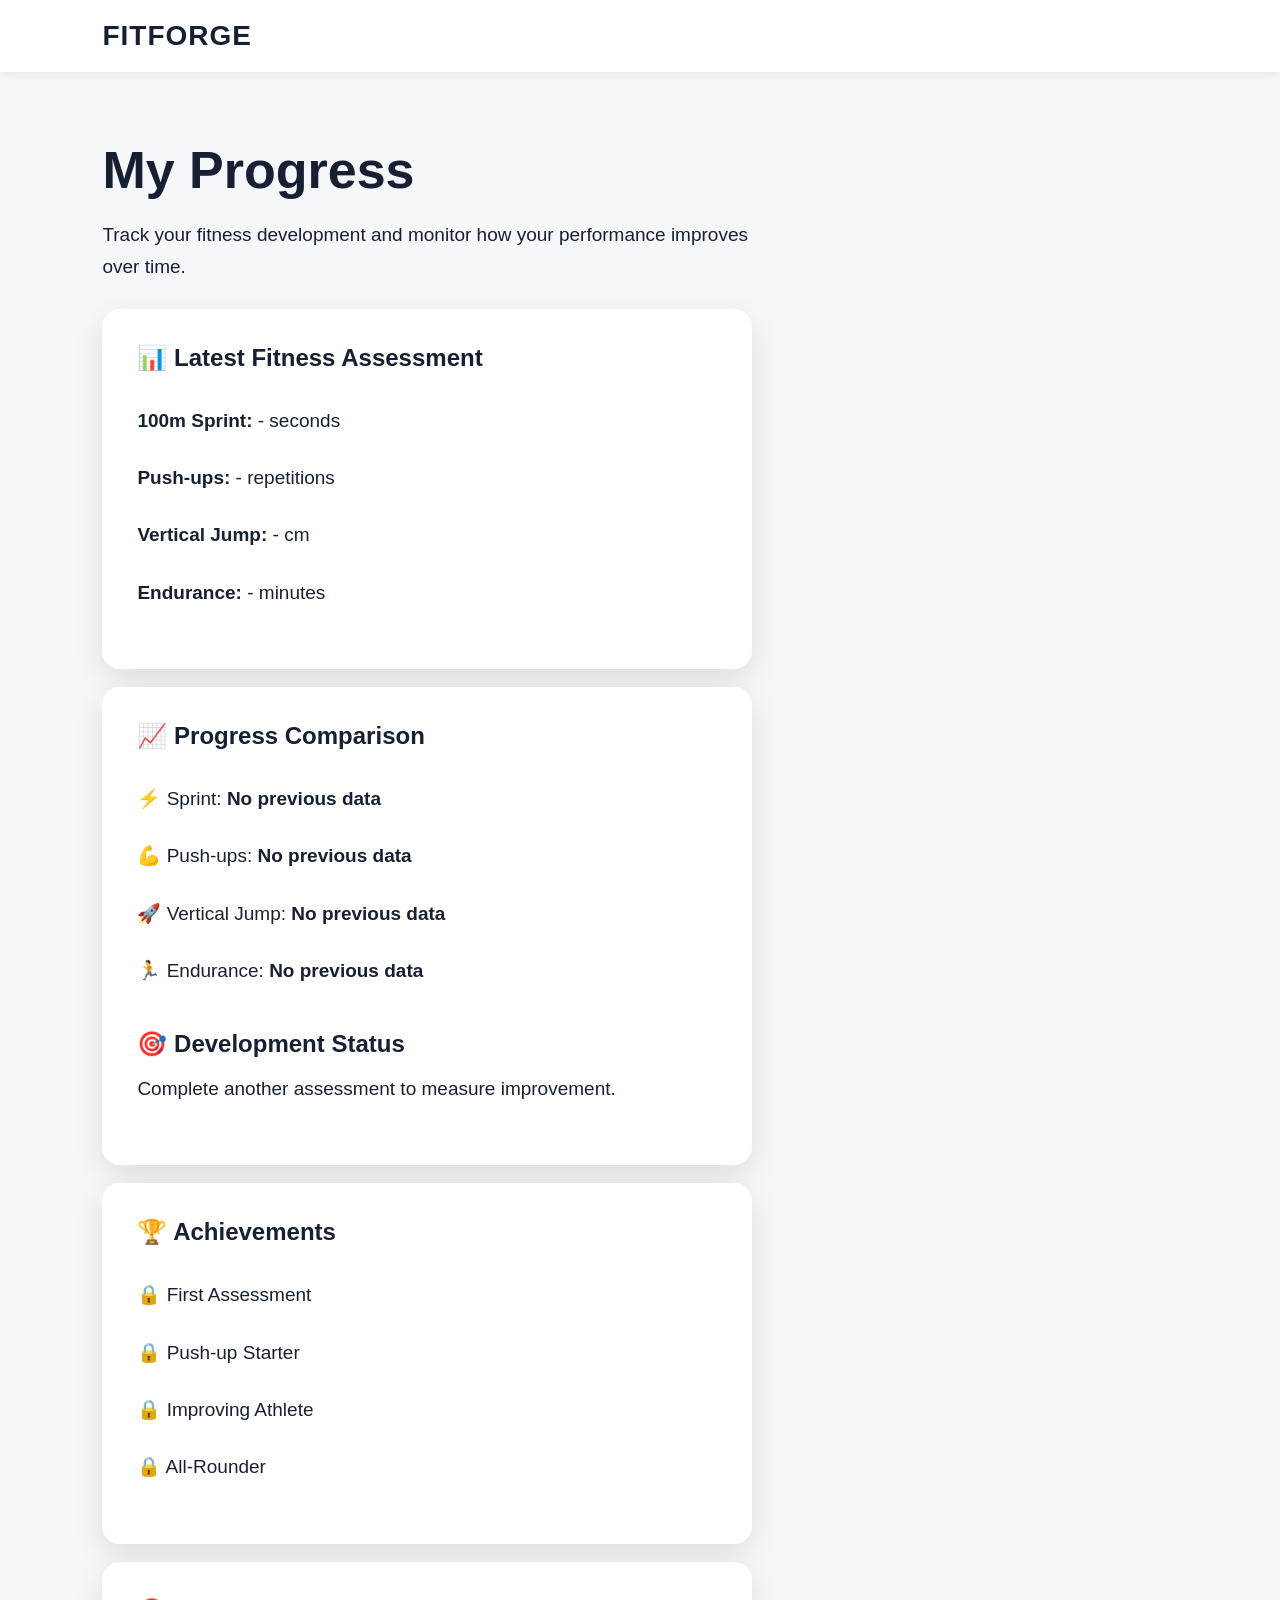
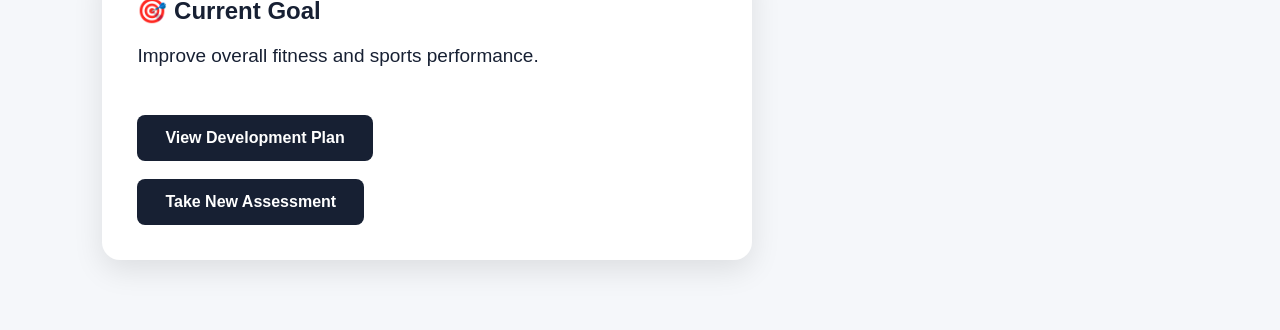
<file: frontend/progress.html>
<!DOCTYPE html>
<html lang="en">

<head>
    <meta charset="UTF-8">
    <meta name="viewport" content="width=device-width, initial-scale=1.0">

    <title>FITFORGE - Progress</title>

    <link rel="stylesheet" href="style.css">
</head>

<body>

    <header>
        <div class="logo">FITFORGE</div>
    </header>


    <main class="hero">

        <div class="hero-text">

            <h1 id="progressTitle">My Progress</h1>

            <p>
                Track your fitness development and monitor
                how your performance improves over time.
            </p>


            <!-- ==============================
                 LATEST ASSESSMENT
            =============================== -->

            <div class="hero-card">

                <h2>📊 Latest Fitness Assessment</h2>

                <br>

                <p>
                    <strong>100m Sprint:</strong>
                    <span id="sprintValue">-</span> seconds
                </p>

                <p>
                    <strong>Push-ups:</strong>
                    <span id="pushupValue">-</span> repetitions
                </p>

                <p>
                    <strong>Vertical Jump:</strong>
                    <span id="jumpValue">-</span> cm
                </p>

                <p>
                    <strong>Endurance:</strong>
                    <span id="enduranceValue">-</span> minutes
                </p>

            </div>


            <br>


            <!-- ==============================
                 PROGRESS COMPARISON
            =============================== -->

            <div class="hero-card">

                <h2>📈 Progress Comparison</h2>

                <br>

                <p>
                    ⚡ Sprint:
                    <strong id="sprintProgress">
                        No previous data
                    </strong>
                </p>

                <p>
                    💪 Push-ups:
                    <strong id="pushupProgress">
                        No previous data
                    </strong>
                </p>

                <p>
                    🚀 Vertical Jump:
                    <strong id="jumpProgress">
                        No previous data
                    </strong>
                </p>

                <p>
                    🏃 Endurance:
                    <strong id="enduranceProgress">
                        No previous data
                    </strong>
                </p>

                <br>

                <h2>🎯 Development Status</h2>

                <p id="developmentStatus">
                    Complete another assessment to measure improvement.
                </p>

            </div>


            <br>


            <!-- ==============================
                 ACHIEVEMENTS
            =============================== -->

            <div class="hero-card">

                <h2>🏆 Achievements</h2>

                <br>

                <p id="firstAssessmentBadge">
                    🔒 First Assessment
                </p>

                <p id="pushupBadge">
                    🔒 Push-up Starter
                </p>

                <p id="progressBadge">
                    🔒 Improving Athlete
                </p>

                <p id="allRounderBadge">
                    🔒 All-Rounder
                </p>

            </div>


            <br>


            <!-- ==============================
                 CURRENT GOAL
            =============================== -->

            <div class="hero-card">

                <h2>🎯 Current Goal</h2>

                <p>
                    Improve overall fitness and sports performance.
                </p>

                <br>

                <a href="plan.html" class="btn">
                    View Development Plan
                </a>

                <br><br>

                <a href="assessment.html" class="btn">
                    Take New Assessment
                </a>

            </div>

        </div>

    </main>


    <script>


        // ==============================
        // ATHLETE NAME
        // ==============================

        const athleteName =
            localStorage.getItem("athleteName");


        if (athleteName) {

            document.getElementById("progressTitle").textContent =
                athleteName + "'s Progress";

        }


        // ==============================
        // GET LATEST RESULTS
        // ==============================

        const sprint =
            Number(localStorage.getItem("fitnessSprint"));

        const pushups =
            Number(localStorage.getItem("fitnessPushups"));

        const jump =
            Number(localStorage.getItem("fitnessJump"));

        const endurance =
            Number(localStorage.getItem("fitnessEndurance"));


        // ==============================
        // DISPLAY LATEST RESULTS
        // ==============================

        if (sprint) {

            document.getElementById("sprintValue").textContent =
                sprint;

        }


        if (pushups) {

            document.getElementById("pushupValue").textContent =
                pushups;

        }


        if (jump) {

            document.getElementById("jumpValue").textContent =
                jump;

        }


        if (endurance) {

            document.getElementById("enduranceValue").textContent =
                endurance;

        }


        // ==============================
        // SAVE FIRST ASSESSMENT
        // ==============================

        if (
            sprint &&
            pushups &&
            jump &&
            endurance &&
            !localStorage.getItem("firstAssessment")
        ) {

            const firstAssessment = {

                sprint: sprint,

                pushups: pushups,

                jump: jump,

                endurance: endurance

            };


            localStorage.setItem(
                "firstAssessment",
                JSON.stringify(firstAssessment)
            );

        }


        // ==============================
        // GET FIRST ASSESSMENT
        // ==============================

        const firstData =
            JSON.parse(
                localStorage.getItem("firstAssessment")
            );


        // ==============================
        // CALCULATE IMPROVEMENT
        // ==============================

        let improvedAreas = 0;


        if (firstData) {


            // ==============================
            // SPRINT
            // Lower time = better
            // ==============================

            const sprintDifference =
                firstData.sprint - sprint;


            if (sprintDifference > 0) {

                document.getElementById("sprintProgress").textContent =
                    "Improved by " +
                    sprintDifference.toFixed(1) +
                    " seconds ↑";

                improvedAreas++;

            }

            else if (sprintDifference < 0) {

                document.getElementById("sprintProgress").textContent =
                    "Needs improvement ↓";

            }

            else {

                document.getElementById("sprintProgress").textContent =
                    "No change";

            }


            // ==============================
            // PUSH-UPS
            // ==============================

            const pushupDifference =
                pushups - firstData.pushups;


            if (pushupDifference > 0) {

                document.getElementById("pushupProgress").textContent =
                    "Improved by " +
                    pushupDifference +
                    " repetitions ↑";

                improvedAreas++;

            }

            else if (pushupDifference < 0) {

                document.getElementById("pushupProgress").textContent =
                    "Needs improvement ↓";

            }

            else {

                document.getElementById("pushupProgress").textContent =
                    "No change";

            }


            // ==============================
            // VERTICAL JUMP
            // ==============================

            const jumpDifference =
                jump - firstData.jump;


            if (jumpDifference > 0) {

                document.getElementById("jumpProgress").textContent =
                    "Improved by " +
                    jumpDifference +
                    " cm ↑";

                improvedAreas++;

            }

            else if (jumpDifference < 0) {

                document.getElementById("jumpProgress").textContent =
                    "Needs improvement ↓";

            }

            else {

                document.getElementById("jumpProgress").textContent =
                    "No change";

            }


            // ==============================
            // ENDURANCE
            // ==============================

            const enduranceDifference =
                endurance - firstData.endurance;


            if (enduranceDifference > 0) {

                document.getElementById("enduranceProgress").textContent =
                    "Improved by " +
                    enduranceDifference +
                    " minutes ↑";

                improvedAreas++;

            }

            else if (enduranceDifference < 0) {

                document.getElementById("enduranceProgress").textContent =
                    "Needs improvement ↓";

            }

            else {

                document.getElementById("enduranceProgress").textContent =
                    "No change";

            }


            // ==============================
            // OVERALL DEVELOPMENT STATUS
            // ==============================

            if (improvedAreas >= 3) {

                document.getElementById("developmentStatus").textContent =
                    "🔥 Excellent progress! You have improved in multiple fitness areas.";

            }

            else if (improvedAreas >= 1) {

                document.getElementById("developmentStatus").textContent =
                    "📈 You are improving. Keep training consistently.";

            }

            else {

                document.getElementById("developmentStatus").textContent =
                    "🎯 Continue your training and complete another assessment to track improvement.";

            }

        }


        // ==============================
        // ACHIEVEMENTS
        // ==============================


        // First Assessment

        if (
            sprint &&
            pushups &&
            jump &&
            endurance
        ) {

            document.getElementById(
                "firstAssessmentBadge"
            ).textContent =
                "🥇 First Assessment — Unlocked!";

        }


        // Push-up Starter

        if (pushups >= 10) {

            document.getElementById(
                "pushupBadge"
            ).textContent =
                "💪 Push-up Starter — Unlocked!";

        }


        // Improving Athlete

        if (improvedAreas >= 1) {

            document.getElementById(
                "progressBadge"
            ).textContent =
                "📈 Improving Athlete — Unlocked!";

        }


        // All-Rounder

        if (
            pushups >= 20 &&
            jump >= 40 &&
            endurance >= 10 &&
            sprint <= 15
        ) {

            document.getElementById(
                "allRounderBadge"
            ).textContent =
                "🏆 All-Rounder — Unlocked!";

        }

    </script>

</body>

</html>
</file>
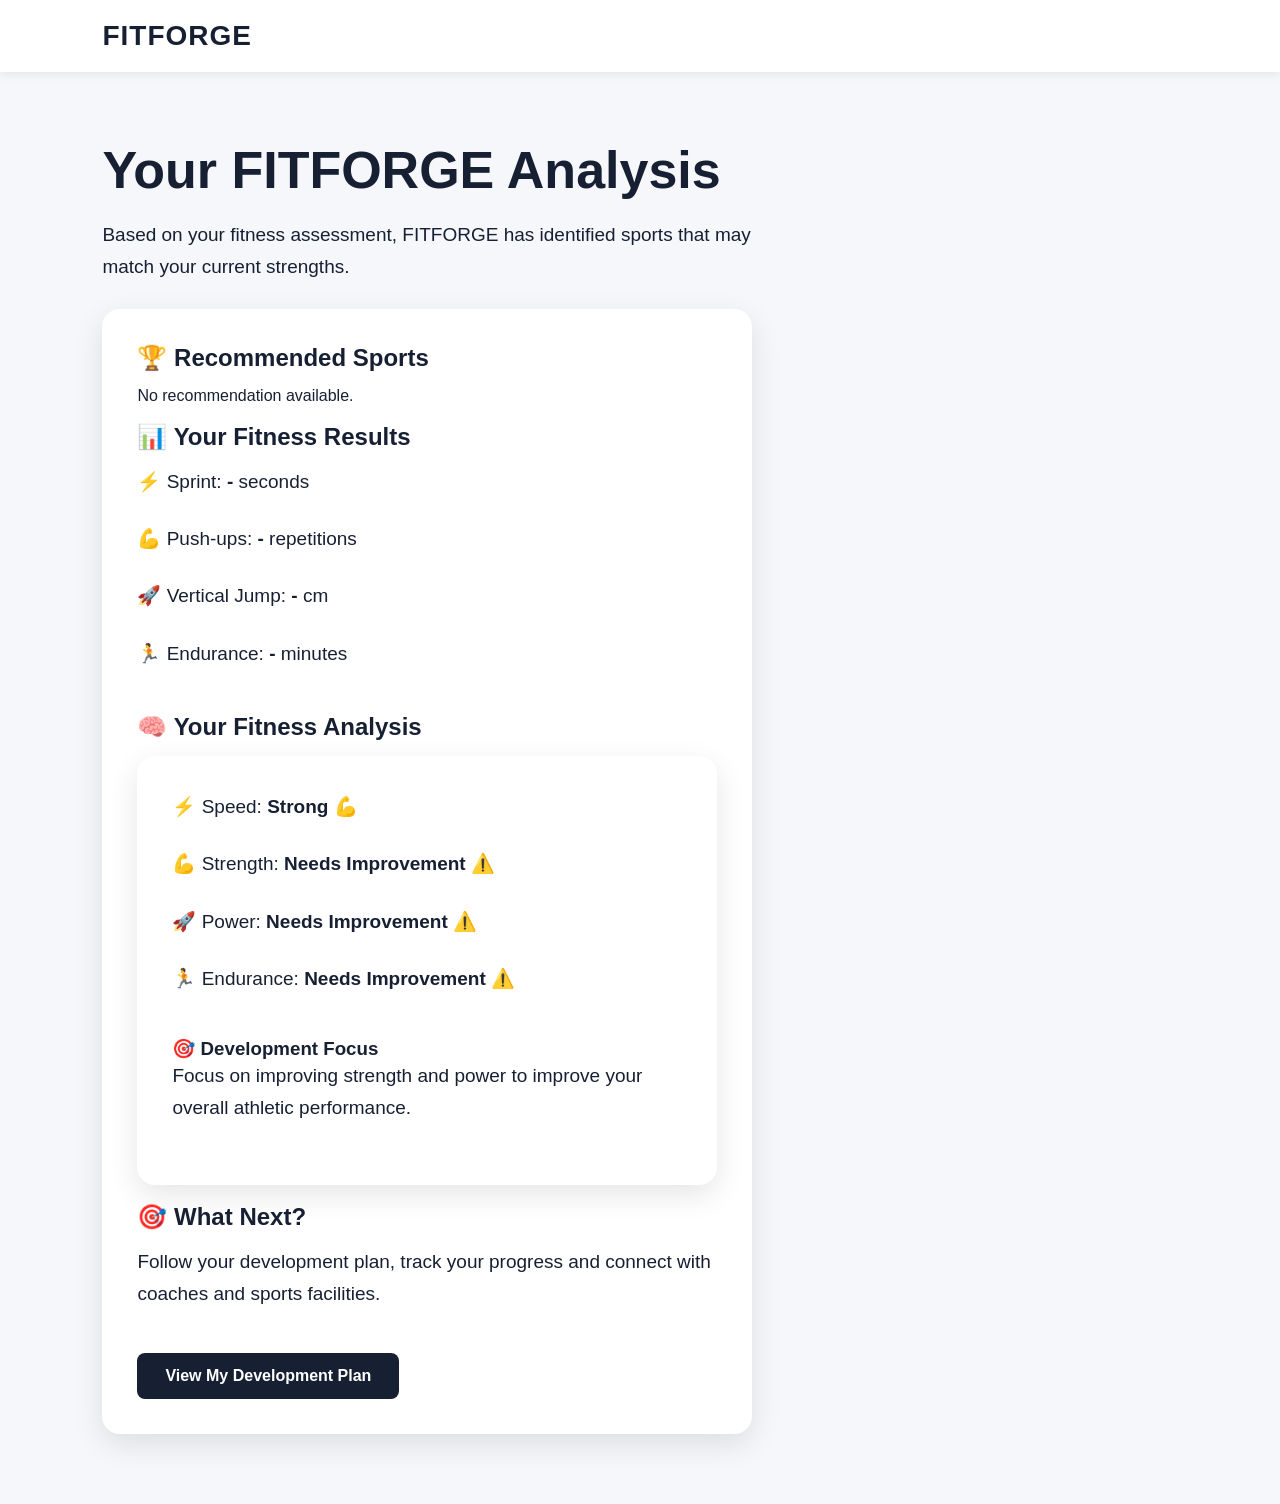
<file: frontend/result.html>
<!DOCTYPE html>
<html lang="en">

<head>
    <meta charset="UTF-8">
    <meta name="viewport" content="width=device-width, initial-scale=1.0">

    <title>FITFORGE - Your Results</title>

    <link rel="stylesheet" href="style.css">
</head>

<body>

    <header>
        <div class="logo">FITFORGE</div>
    </header>


    <main class="hero">

        <div class="hero-text">

            <!-- Athlete name -->
            <h1 id="resultTitle">
                Your FITFORGE Analysis
            </h1>


            <p>
                Based on your fitness assessment, FITFORGE has identified
                sports that may match your current strengths.
            </p>


            <div class="hero-card">

                <!-- ==============================
                     SPORT RECOMMENDATIONS
                =============================== -->

                <h2>🏆 Recommended Sports</h2>

                <div id="result">
                    Loading your recommendations...
                </div>


                <br>


                <!-- ==============================
                     FITNESS RESULTS
                =============================== -->

                <h2>📊 Your Fitness Results</h2>

                <p>
                    ⚡ Sprint:
                    <strong id="sprintResult">-</strong> seconds
                </p>

                <p>
                    💪 Push-ups:
                    <strong id="pushupResult">-</strong> repetitions
                </p>

                <p>
                    🚀 Vertical Jump:
                    <strong id="jumpResult">-</strong> cm
                </p>

                <p>
                    🏃 Endurance:
                    <strong id="enduranceResult">-</strong> minutes
                </p>


                <br>


                <!-- ==============================
                     FITNESS ANALYSIS
                =============================== -->

                <h2>🧠 Your Fitness Analysis</h2>

                <div class="hero-card">

                    <p>
                        ⚡ Speed:
                        <strong id="speedAnalysis">
                            Analyzing...
                        </strong>
                    </p>

                    <p>
                        💪 Strength:
                        <strong id="strengthAnalysis">
                            Analyzing...
                        </strong>
                    </p>

                    <p>
                        🚀 Power:
                        <strong id="powerAnalysis">
                            Analyzing...
                        </strong>
                    </p>

                    <p>
                        🏃 Endurance:
                        <strong id="enduranceAnalysis">
                            Analyzing...
                        </strong>
                    </p>


                    <br>


                    <h3>🎯 Development Focus</h3>

                    <p id="developmentFocus">
                        Analyzing your fitness areas...
                    </p>

                </div>


                <br>


                <!-- ==============================
                     WHAT NEXT
                =============================== -->

                <h2>🎯 What Next?</h2>

                <p>
                    Follow your development plan, track your progress
                    and connect with coaches and sports facilities.
                </p>


                <br>


                <a href="plan.html" class="btn">
                    View My Development Plan
                </a>

            </div>

        </div>

    </main>


    <script>


        // ==============================
        // SHOW ATHLETE NAME
        // ==============================

        const athleteName =
            localStorage.getItem("athleteName");


        if (athleteName) {

            document.getElementById("resultTitle").textContent =
                athleteName + "'s FITFORGE Analysis";

        }



        // ==============================
        // GET SPORT RECOMMENDATIONS
        // ==============================

        const params =
            new URLSearchParams(window.location.search);


        const sports =
            params.get("sports");


        if (sports) {

            const sportList =
                sports.split(", ");


            document.getElementById("result").innerHTML =

                sportList.map((sport) => {

                    let icon = "🏅";


                    if (sport.startsWith("Athletics")) {

                        icon = "🏃";

                    }

                    else if (sport.startsWith("Football")) {

                        icon = "⚽";

                    }

                    else if (sport.startsWith("Basketball")) {

                        icon = "🏀";

                    }


                    return `
                        <div class="sport-result">
                            <span>${icon} ${sport}</span>
                        </div>
                    `;

                }).join("");

        }

        else {

            document.getElementById("result").textContent =
                "No recommendation available.";

        }



        // ==============================
        // GET ASSESSMENT DATA
        // ==============================

        const sprint =
            localStorage.getItem("fitnessSprint");

        const pushups =
            localStorage.getItem("fitnessPushups");

        const jump =
            localStorage.getItem("fitnessJump");

        const endurance =
            localStorage.getItem("fitnessEndurance");



        // ==============================
        // DISPLAY ASSESSMENT DATA
        // ==============================

        if (sprint) {

            document.getElementById("sprintResult").textContent =
                sprint;

        }


        if (pushups) {

            document.getElementById("pushupResult").textContent =
                pushups;

        }


        if (jump) {

            document.getElementById("jumpResult").textContent =
                jump;

        }


        if (endurance) {

            document.getElementById("enduranceResult").textContent =
                endurance;

        }



        // ==============================
        // FITNESS SCORE CALCULATION
        // ==============================

        const sprintValue =
            Number(sprint);

        const pushupValue =
            Number(pushups);

        const jumpValue =
            Number(jump);

        const enduranceValue =
            Number(endurance);



        // Speed score
        const speedScore =
            Math.min(
                100,
                Math.max(
                    0,
                    (18 - sprintValue) * 10
                )
            );


        // Strength score
        const strengthScore =
            Math.min(
                100,
                pushupValue * 3
            );


        // Power score
        const powerScore =
            Math.min(
                100,
                jumpValue * 2
            );


        // Endurance score
        const enduranceScore =
            Math.min(
                100,
                enduranceValue * 6
            );



        // ==============================
        // PERFORMANCE LEVEL
        // ==============================

        function getPerformance(score) {

            if (score >= 75) {

                return "Strong 💪";

            }


            if (score >= 50) {

                return "Average 👍";

            }


            return "Needs Improvement ⚠️";

        }



        // ==============================
        // DISPLAY FITNESS ANALYSIS
        // ==============================

        document.getElementById("speedAnalysis").textContent =
            getPerformance(speedScore);


        document.getElementById("strengthAnalysis").textContent =
            getPerformance(strengthScore);


        document.getElementById("powerAnalysis").textContent =
            getPerformance(powerScore);


        document.getElementById("enduranceAnalysis").textContent =
            getPerformance(enduranceScore);



        // ==============================
        // FIND WEAK AREAS
        // ==============================

        const areas = [

            {
                name: "speed",
                score: speedScore
            },

            {
                name: "strength",
                score: strengthScore
            },

            {
                name: "power",
                score: powerScore
            },

            {
                name: "endurance",
                score: enduranceScore
            }

        ];


        // Sort weakest → strongest

        areas.sort(
            (a, b) => a.score - b.score
        );


        // Get two weakest areas

        const weakest =
            areas.slice(0, 2);



        // ==============================
        // DEVELOPMENT FOCUS
        // ==============================

        document.getElementById("developmentFocus").textContent =

            "Focus on improving " +
            weakest[0].name +
            " and " +
            weakest[1].name +
            " to improve your overall athletic performance.";


    </script>


</body>

</html>
</file>
<file: frontend/style.css>
* {
    margin: 0;
    padding: 0;
    box-sizing: border-box;
}

body {
    font-family: Arial, sans-serif;
    background: #f5f7fa;
    color: #172033;
}

header {
    background: #ffffff;
    padding: 20px 8%;
    display: flex;
    justify-content: space-between;
    align-items: center;
    box-shadow: 0 2px 10px rgba(0, 0, 0, 0.08);
}

.logo {
    font-size: 28px;
    font-weight: bold;
    letter-spacing: 1px;
}

nav a {
    text-decoration: none;
    color: #172033;
    margin-left: 25px;
    font-weight: 500;
}

.hero {
    min-height: 80vh;
    display: flex;
    align-items: center;
    justify-content: space-between;
    padding: 70px 8%;
    gap: 50px;
}

.hero-text {
    max-width: 650px;
}

.hero h1 {
    font-size: 52px;
    line-height: 1.1;
    margin-bottom: 20px;
}

.hero p {
    font-size: 19px;
    line-height: 1.7;
    margin-bottom: 25px;
}

.btn {
    display: inline-block;
    padding: 14px 28px;
    background: #172033;
    color: white;
    text-decoration: none;
    border-radius: 8px;
    font-weight: bold;
    border: none;
    cursor: pointer;
}

.btn:hover {
    opacity: 0.85;
}

.hero-card {
    background: white;
    padding: 35px;
    border-radius: 18px;
    box-shadow: 0 10px 30px rgba(0, 0, 0, 0.1);
    min-width: 300px;
}

.hero-card h2 {
    margin-bottom: 15px;
}

.assessment-form {
    background: white;
    padding: 30px;
    border-radius: 18px;
    box-shadow: 0 10px 30px rgba(0, 0, 0, 0.1);
    max-width: 500px;
}

.assessment-form label {
    display: block;
    margin-top: 15px;
    margin-bottom: 7px;
    font-weight: bold;
}

.assessment-form input {
    width: 100%;
    padding: 12px;
    border: 1px solid #d5d9e0;
    border-radius: 7px;
    font-size: 16px;
    margin-bottom: 5px;
}

.assessment-form .btn {
    margin-top: 20px;
}

footer {
    text-align: center;
    padding: 25px;
    background: white;
}
footer {
    text-align: center;
    padding: 25px;
    background: white;
}

/* Sport recommendation cards */
.sport-result {
    background: #f5f7fa;
    padding: 16px 20px;
    margin-top: 12px;
    border-radius: 10px;
    font-size: 18px;
    font-weight: bold;
    border-left: 5px solid #172033;
}

.sport-result span {
    display: block;
}
.assessment-form select {
    width: 100%;
    padding: 12px;
    border: 1px solid #d5d9e0;
    border-radius: 7px;
    font-size: 16px;
    margin-bottom: 5px;
    background: white;
}
</file>
